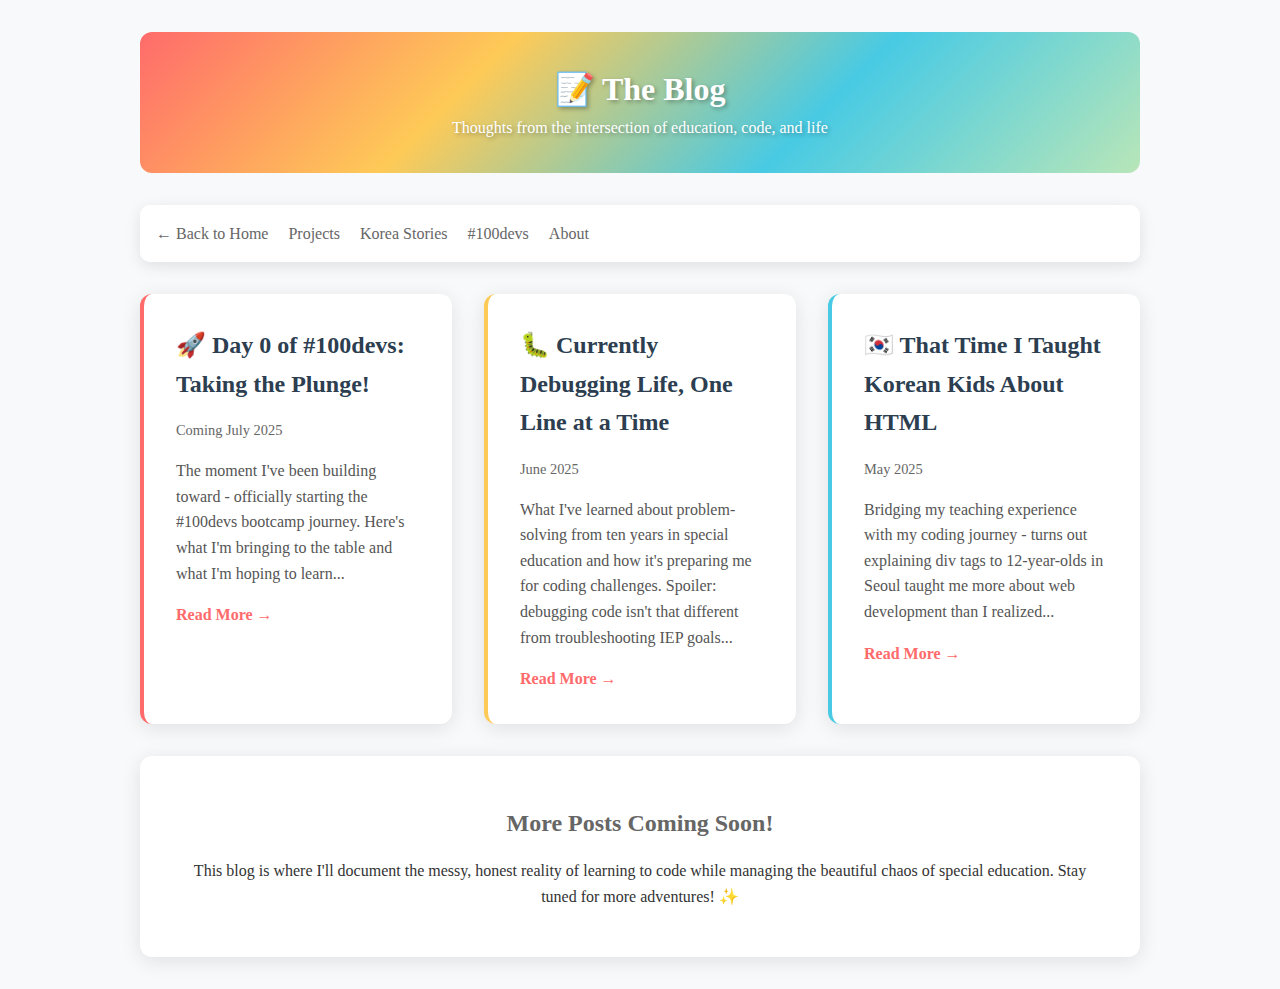
<file: index.html>
<!DOCTYPE html>
<html lang="en">
<head>
    <meta charset="UTF-8">
    <meta name="viewport" content="width=device-width, initial-scale=1.0">
    <title>Blog - Felicia's Code & Chronicles</title>
    <style>
        * {
            margin: 0;
            padding: 0;
            box-sizing: border-box;
        }

        body {
            font-family: 'Georgia', serif;
            line-height: 1.6;
            color: #333;
            background: #f8f9fa;
            min-height: 100vh;
            padding: 2rem 1rem;
        }

        .container {
            max-width: 1000px;
            margin: 0 auto;
        }

        .header {
            background: linear-gradient(135deg, #ff6b6b, #feca57, #48cae4, #b8e6b8);
            padding: 2rem;
            border-radius: 12px;
            text-align: center;
            margin-bottom: 2rem;
            color: white;
            text-shadow: 2px 2px 4px rgba(0, 0, 0, 0.3);
        }

        .nav {
            background: rgba(255, 255, 255, 0.95);
            padding: 1rem;
            border-radius: 10px;
            margin-bottom: 2rem;
            box-shadow: 0 4px 15px rgba(0, 0, 0, 0.1);
        }

        .nav a {
            color: #666;
            text-decoration: none;
            margin-right: 1rem;
            font-weight: 500;
        }

        .nav a:hover {
            color: #ff6b6b;
        }

        .blog-grid {
            display: grid;
            grid-template-columns: repeat(auto-fit, minmax(300px, 1fr));
            gap: 2rem;
            margin-bottom: 2rem;
        }

        .blog-post {
            background: white;
            border-radius: 12px;
            padding: 2rem;
            box-shadow: 0 4px 20px rgba(0, 0, 0, 0.1);
            border-left: 4px solid;
            transition: transform 0.2s ease;
        }

        .blog-post:nth-child(1) { border-left-color: #ff6b6b; }
        .blog-post:nth-child(2) { border-left-color: #feca57; }
        .blog-post:nth-child(3) { border-left-color: #48cae4; }
        .blog-post:nth-child(4) { border-left-color: #b8e6b8; }

        .blog-post:hover {
            transform: translateY(-5px);
        }

        .blog-post h3 {
            font-size: 1.5rem;
            margin-bottom: 1rem;
            color: #2c3e50;
        }

        .blog-post .date {
            color: #666;
            font-size: 0.9rem;
            margin-bottom: 1rem;
        }

        .blog-post p {
            color: #555;
            margin-bottom: 1rem;
        }

        .read-more {
            color: #ff6b6b;
            text-decoration: none;
            font-weight: 600;
        }

        .read-more:hover {
            text-decoration: underline;
        }

        .coming-soon {
            text-align: center;
            padding: 3rem;
            background: white;
            border-radius: 12px;
            box-shadow: 0 4px 20px rgba(0, 0, 0, 0.1);
            margin-top: 2rem;
        }

        .coming-soon h2 {
            color: #666;
            margin-bottom: 1rem;
        }

        @media (max-width: 768px) {
            body {
                padding: 1rem 0.5rem;
            }
            
            .header {
                padding: 1.5rem;
            }
            
            .blog-grid {
                grid-template-columns: 1fr;
            }
        }
    </style>
</head>
<body>
    <div class="container">
        <div class="header">
            <h1>📝 The Blog</h1>
            <p>Thoughts from the intersection of education, code, and life</p>
        </div>

        <nav class="nav">
            <a href="../index.html">← Back to Home</a>
            <a href="../projects/index.html">Projects</a>
            <a href="../korea-stories/index.html">Korea Stories</a>
            <a href="../100devs/index.html">#100devs</a>
            <a href="../about.html">About</a>
        </nav>

        <div class="blog-grid">
            <article class="blog-post">
                <h3>🚀 Day 0 of #100devs: Taking the Plunge!</h3>
                <div class="date">Coming July 2025</div>
                <p>The moment I've been building toward - officially starting the #100devs bootcamp journey. Here's what I'm bringing to the table and what I'm hoping to learn...</p>
                <a href="day-0-100devs.html" class="read-more">Read More →</a>
            </article>

            <article class="blog-post">
                <h3>🐛 Currently Debugging Life, One Line at a Time</h3>
                <div class="date">June 2025</div>
                <p>What I've learned about problem-solving from ten years in special education and how it's preparing me for coding challenges. Spoiler: debugging code isn't that different from troubleshooting IEP goals...</p>
                <a href="debugging-life.html" class="read-more">Read More →</a>
            </article>

            <article class="blog-post">
                <h3>🇰🇷 That Time I Taught Korean Kids About HTML</h3>
                <div class="date">May 2025</div>
                <p>Bridging my teaching experience with my coding journey - turns out explaining div tags to 12-year-olds in Seoul taught me more about web development than I realized...</p>
                <a href="korea-coding-stories.html" class="read-more">Read More →</a>
            </article>
        </div>

        <div class="coming-soon">
            <h2>More Posts Coming Soon!</h2>
            <p>This blog is where I'll document the messy, honest reality of learning to code while managing the beautiful chaos of special education. Stay tuned for more adventures! ✨</p>
        </div>
    </div>
</body>
</html>
</file>
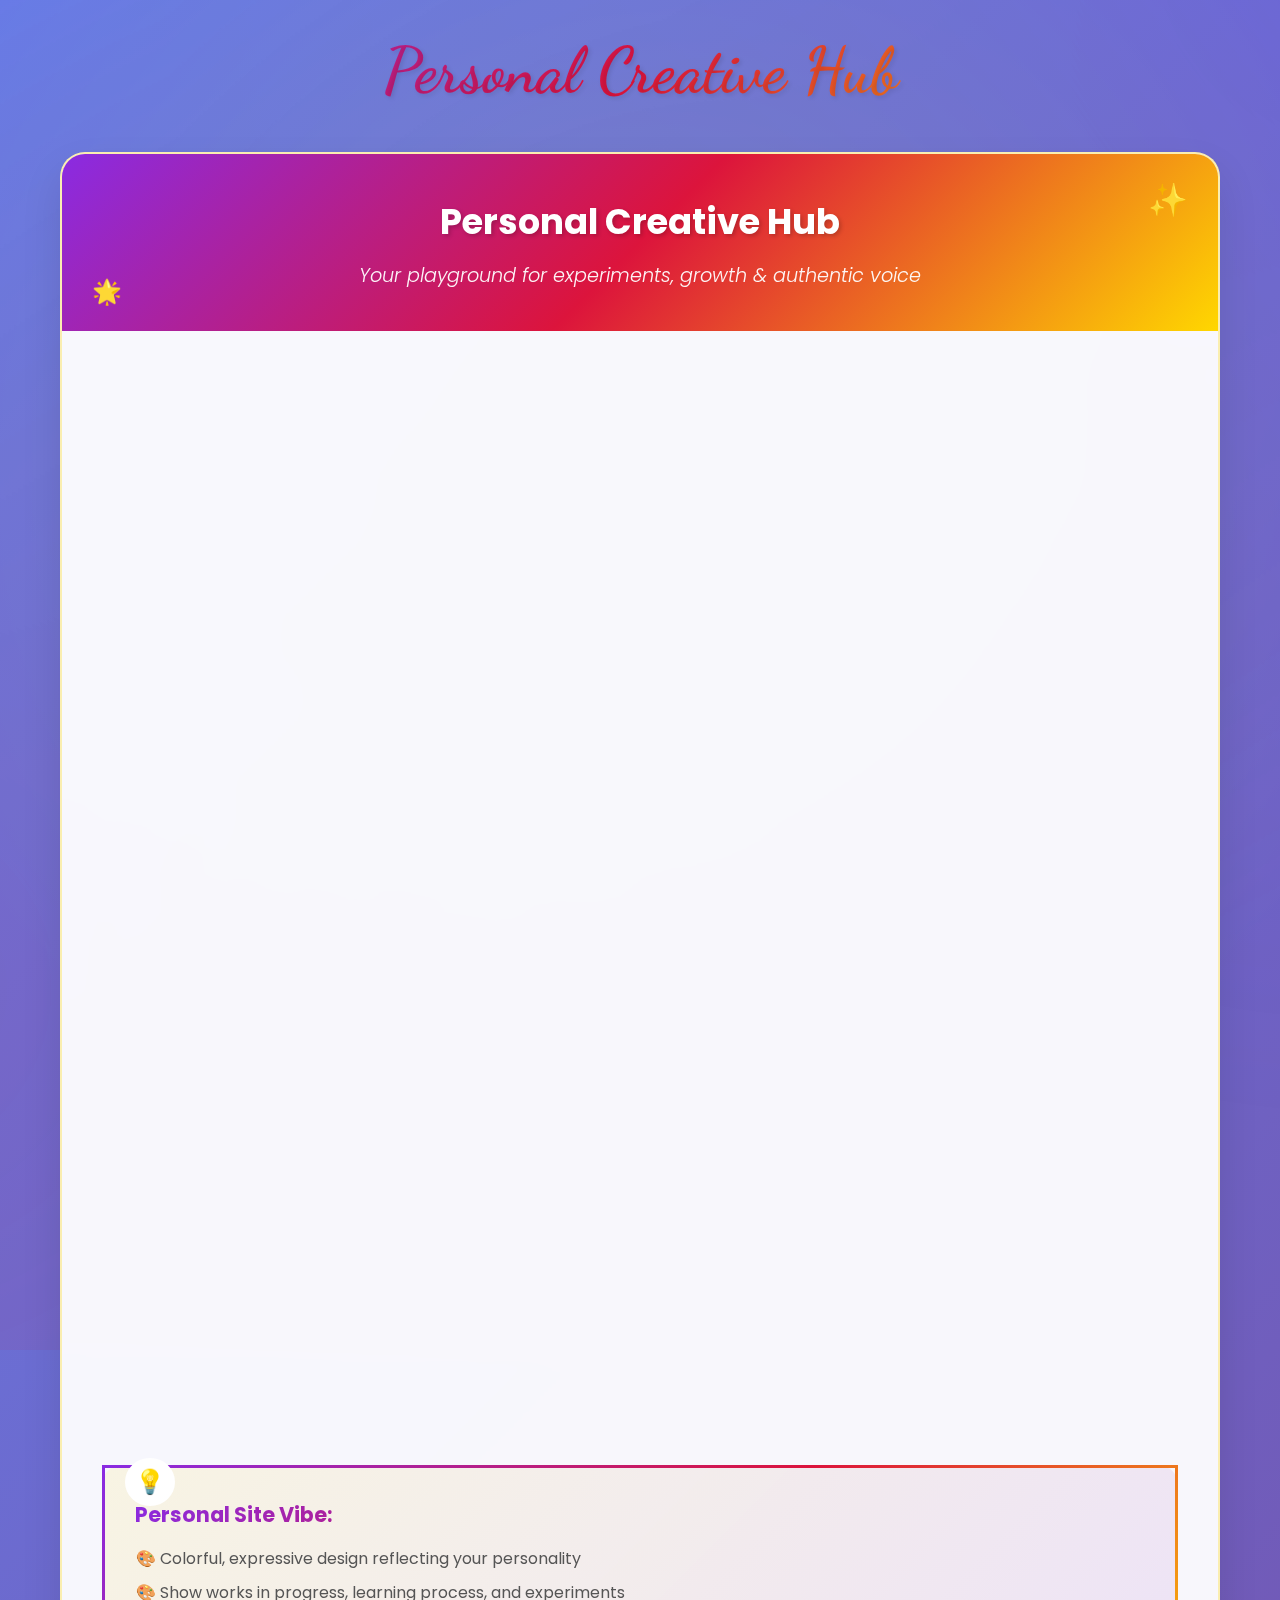
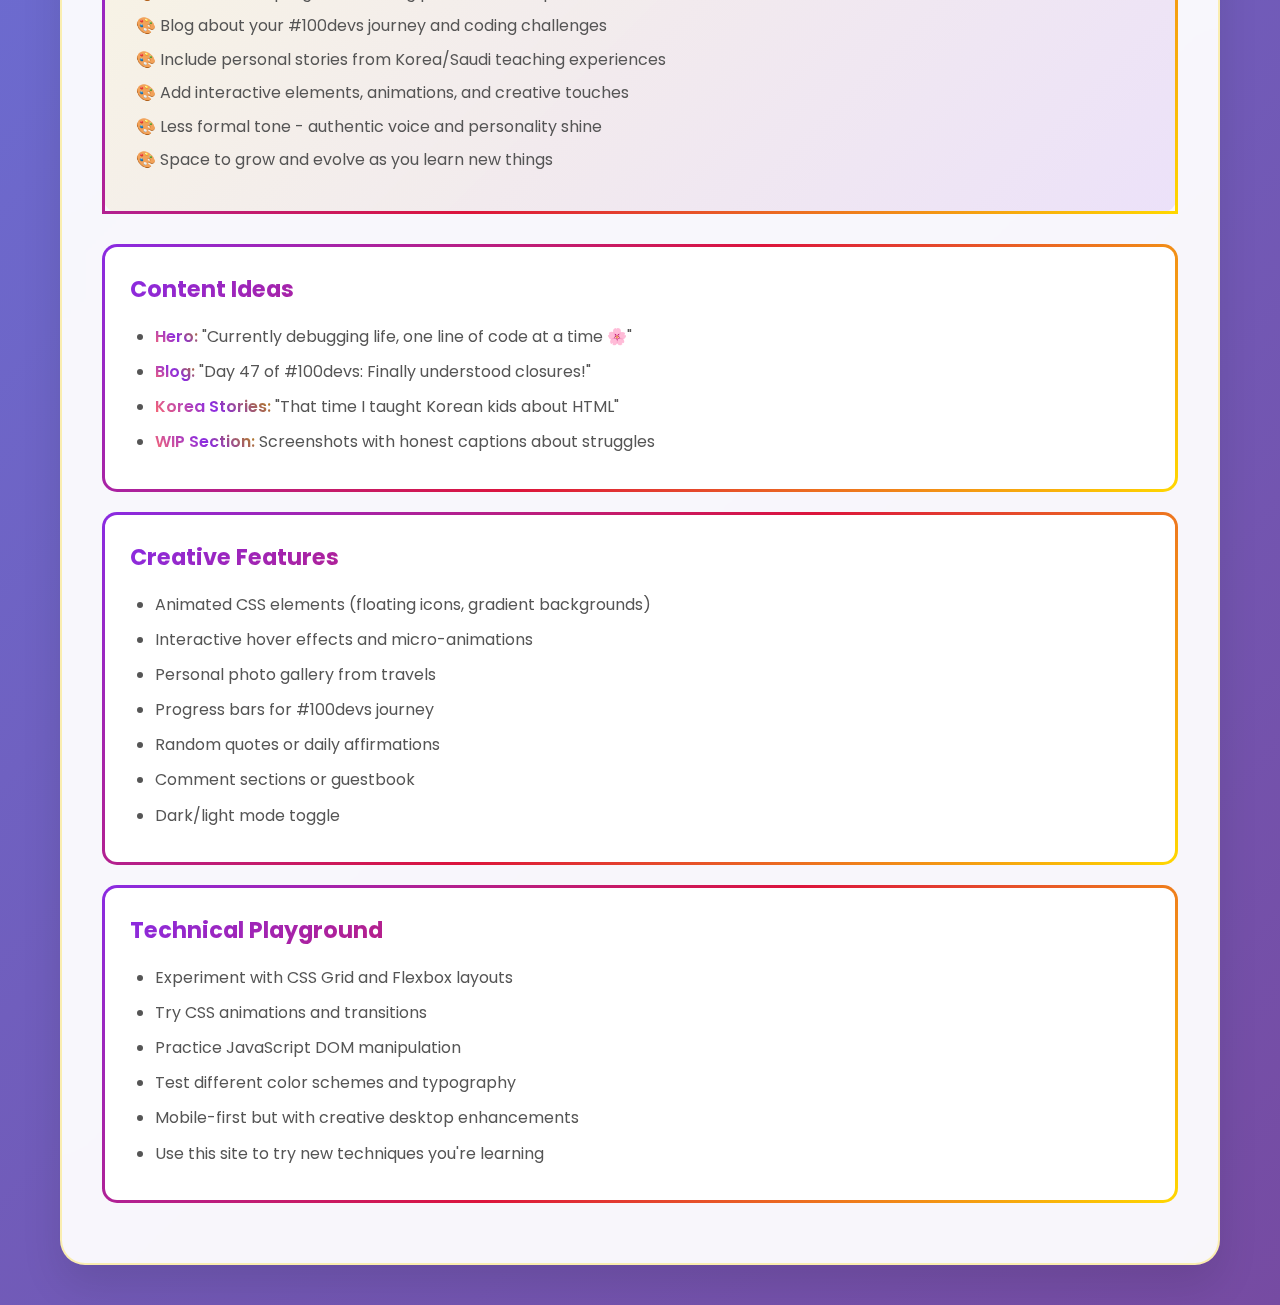
<file: 1index.html>
<!DOCTYPE html>
<html lang="en">
<head>
    <meta charset="UTF-8">
    <meta name="viewport" content="width=device-width, initial-scale=1.0">
    <title>Personal Creative Hub</title>
    <link href="https://fonts.googleapis.com/css2?family=Poppins:wght@300;400;600;700;800&family=Dancing+Script:wght@400;700&display=swap" rel="stylesheet">
    <style>
        * {
            margin: 0;
            padding: 0;
            box-sizing: border-box;
        }
        
        :root {
            --gold: #FFD700;
            --deep-gold: #B8860B;
            --purple: #8A2BE2;
            --deep-purple: #4B0082;
            --red: #DC143C;
            --coral-red: #FF6B6B;
            --dark-bg: #1a1a2e;
            --gradient-1: linear-gradient(135deg, var(--purple) 0%, var(--red) 50%, var(--gold) 100%);
            --gradient-2: linear-gradient(45deg, var(--coral-red) 0%, var(--purple) 50%, var(--deep-gold) 100%);
            --gradient-3: linear-gradient(225deg, var(--gold) 0%, var(--purple) 50%, var(--red) 100%);
        }
        
        body {
            font-family: 'Poppins', sans-serif;
            line-height: 1.6;
            color: #333;
            background: linear-gradient(135deg, #667eea 0%, #764ba2 100%);
            min-height: 100vh;
            overflow-x: hidden;
        }
        
        /* Floating background elements */
        body::before {
            content: '';
            position: fixed;
            top: -50%;
            left: -50%;
            width: 200%;
            height: 200%;
            background: radial-gradient(circle, var(--gold) 0%, transparent 50%),
                        radial-gradient(circle at 80% 20%, var(--purple) 0%, transparent 50%),
                        radial-gradient(circle at 20% 80%, var(--red) 0%, transparent 50%);
            opacity: 0.1;
            animation: float 20s ease-in-out infinite;
            pointer-events: none;
            z-index: -1;
        }
        
        @keyframes float {
            0%, 100% { transform: translate(0, 0) rotate(0deg); }
            33% { transform: translate(30px, -30px) rotate(120deg); }
            66% { transform: translate(-20px, 20px) rotate(240deg); }
        }
        
        .container {
            max-width: 1200px;
            margin: 0 auto;
            padding: 20px;
            position: relative;
            z-index: 1;
        }
        
        h1 {
            text-align: center;
            background: var(--gradient-1);
            -webkit-background-clip: text;
            -webkit-text-fill-color: transparent;
            background-clip: text;
            margin-bottom: 30px;
            font-size: clamp(2.5rem, 5vw, 4rem);
            font-weight: 800;
            font-family: 'Dancing Script', cursive;
            animation: sparkle 3s ease-in-out infinite;
            text-shadow: 2px 2px 4px rgba(0,0,0,0.1);
        }
        
        @keyframes sparkle {
            0%, 100% { filter: brightness(1) hue-rotate(0deg); }
            50% { filter: brightness(1.2) hue-rotate(30deg); }
        }
        
        .wireframe-section {
            background: rgba(255, 255, 255, 0.95);
            margin: 20px 0;
            border-radius: 25px;
            box-shadow: 0 20px 40px rgba(0,0,0,0.1);
            overflow: hidden;
            backdrop-filter: blur(10px);
            border: 2px solid rgba(255, 215, 0, 0.3);
            transition: transform 0.3s ease, box-shadow 0.3s ease;
        }
        
        .wireframe-section:hover {
            transform: translateY(-5px);
            box-shadow: 0 25px 50px rgba(0,0,0,0.15);
        }
        
        .section-header {
            background: var(--gradient-1);
            color: white;
            padding: 40px 25px;
            text-align: center;
            position: relative;
            overflow: hidden;
        }
        
        .section-header::before {
            content: '✨';
            position: absolute;
            top: 20px;
            right: 30px;
            font-size: 2rem;
            animation: twinkle 2s ease-in-out infinite;
        }
        
        .section-header::after {
            content: '🌟';
            position: absolute;
            bottom: 20px;
            left: 30px;
            font-size: 1.5rem;
            animation: twinkle 2s ease-in-out infinite 1s;
        }
        
        @keyframes twinkle {
            0%, 100% { opacity: 0.7; transform: scale(1); }
            50% { opacity: 1; transform: scale(1.1); }
        }
        
        .section-header h2 {
            font-size: 2.2rem;
            margin-bottom: 10px;
            font-weight: 700;
            text-shadow: 2px 2px 4px rgba(0,0,0,0.2);
        }
        
        .section-header p {
            opacity: 0.95;
            font-size: 1.2rem;
            font-weight: 300;
            font-style: italic;
        }
        
        .wireframe-content {
            padding: 40px;
        }
        
        .layout-visual {
            display: grid;
            gap: 20px;
            margin: 30px 0;
        }
        
        .layout-block {
            padding: 30px;
            text-align: center;
            border-radius: 15px;
            font-weight: 600;
            font-size: 1.1rem;
            position: relative;
            transition: all 0.3s ease;
            cursor: pointer;
            overflow: hidden;
        }
        
        .layout-block::before {
            content: '';
            position: absolute;
            top: 0;
            left: -100%;
            width: 100%;
            height: 100%;
            background: linear-gradient(90deg, transparent, rgba(255,255,255,0.3), transparent);
            transition: left 0.6s ease;
        }
        
        .layout-block:hover::before {
            left: 100%;
        }
        
        .layout-block:hover {
            transform: scale(1.02);
            box-shadow: 0 15px 30px rgba(0,0,0,0.2);
        }
        
        .layout-block small {
            display: block;
            margin-top: 10px;
            font-weight: 400;
            opacity: 0.8;
            font-size: 0.9rem;
        }
        
        .nav-block {
            background: linear-gradient(135deg, var(--gold) 0%, var(--deep-gold) 100%);
            color: var(--dark-bg);
            box-shadow: 0 10px 25px rgba(255, 215, 0, 0.3);
        }
        
        .hero-block {
            background: var(--gradient-2);
            color: white;
            min-height: 140px;
            box-shadow: 0 15px 30px rgba(255, 107, 107, 0.3);
            display: flex;
            flex-direction: column;
            justify-content: center;
            position: relative;
        }
        
        .hero-block::after {
            content: '💫';
            position: absolute;
            top: 15px;
            right: 20px;
            font-size: 2rem;
            animation: pulse 1.5s ease-in-out infinite;
        }
        
        @keyframes pulse {
            0%, 100% { opacity: 0.7; transform: scale(1); }
            50% { opacity: 1; transform: scale(1.1); }
        }
        
        .content-block {
            background: linear-gradient(135deg, var(--coral-red) 0%, var(--red) 100%);
            color: white;
            box-shadow: 0 10px 25px rgba(220, 20, 60, 0.3);
        }
        
        .sidebar-block {
            background: linear-gradient(135deg, var(--purple) 0%, var(--deep-purple) 100%);
            color: white;
            box-shadow: 0 10px 25px rgba(138, 43, 226, 0.3);
        }
        
        .blog-block {
            background: var(--gradient-3);
            color: white;
            box-shadow: 0 10px 25px rgba(138, 43, 226, 0.2);
        }
        
        .footer-block {
            background: linear-gradient(135deg, var(--deep-purple) 0%, var(--dark-bg) 100%);
            color: var(--gold);
            box-shadow: 0 10px 25px rgba(26, 26, 46, 0.4);
        }
        
        .two-col {
            display: grid;
            grid-template-columns: 2fr 1fr;
            gap: 20px;
        }
        
        .notes {
            background: linear-gradient(135deg, rgba(255, 215, 0, 0.1), rgba(138, 43, 226, 0.1));
            border: 3px solid;
            border-image: var(--gradient-1) 1;
            border-radius: 20px;
            padding: 30px;
            margin: 30px 0;
            position: relative;
        }
        
        .notes::before {
            content: '💡';
            position: absolute;
            top: -10px;
            left: 20px;
            background: white;
            padding: 5px 10px;
            border-radius: 50%;
            font-size: 1.5rem;
        }
        
        .notes h4 {
            background: var(--gradient-1);
            -webkit-background-clip: text;
            -webkit-text-fill-color: transparent;
            background-clip: text;
            margin-bottom: 15px;
            font-size: 1.3rem;
            font-weight: 700;
        }
        
        .notes ul {
            margin-left: 25px;
        }
        
        .notes li {
            color: #555;
            margin: 8px 0;
            position: relative;
        }
        
        .notes li::marker {
            content: '🎨 ';
        }
        
        .wireframe-box {
            border: 3px solid transparent;
            background: linear-gradient(white, white) padding-box, var(--gradient-1) border-box;
            border-radius: 15px;
            padding: 25px;
            margin: 20px 0;
            transition: all 0.3s ease;
        }
        
        .wireframe-box:hover {
            transform: translateY(-3px);
            box-shadow: 0 15px 30px rgba(0,0,0,0.1);
        }
        
        .wireframe-box h3 {
            background: var(--gradient-1);
            -webkit-background-clip: text;
            -webkit-text-fill-color: transparent;
            background-clip: text;
            margin-bottom: 15px;
            font-size: 1.4rem;
            font-weight: 700;
        }
        
        .wireframe-box ul {
            margin-left: 25px;
        }
        
        .wireframe-box li {
            margin: 8px 0;
            color: #555;
            line-height: 1.7;
        }
        
        .wireframe-box li strong {
            background: var(--gradient-2);
            -webkit-background-clip: text;
            -webkit-text-fill-color: transparent;
            background-clip: text;
            font-weight: 600;
        }
        
        /* Fun scroll animations */
        .layout-block {
            opacity: 0;
            transform: translateY(30px);
            animation: slideUp 0.6s ease forwards;
        }
        
        .layout-block:nth-child(1) { animation-delay: 0.1s; }
        .layout-block:nth-child(2) { animation-delay: 0.2s; }
        .layout-block:nth-child(3) { animation-delay: 0.3s; }
        .layout-block:nth-child(4) { animation-delay: 0.4s; }
        .layout-block:nth-child(5) { animation-delay: 0.5s; }
        .layout-block:nth-child(6) { animation-delay: 0.6s; }
        
        @keyframes slideUp {
            to {
                opacity: 1;
                transform: translateY(0);
            }
        }
        
        /* Mobile responsiveness */
        @media (max-width: 768px) {
            .two-col {
                grid-template-columns: 1fr;
            }
            
            .container {
                padding: 15px;
            }
            
            .wireframe-content {
                padding: 25px;
            }
            
            .section-header {
                padding: 30px 20px;
            }
            
            .layout-block {
                padding: 25px;
                font-size: 1rem;
            }
        }
        
        /* Extra playful touches */
        .hero-block {
            position: relative;
            overflow: hidden;
        }
        
        .hero-block::before {
            content: '';
            position: absolute;
            top: -50%;
            left: -50%;
            width: 200%;
            height: 200%;
            background: radial-gradient(circle, rgba(255,255,255,0.1) 0%, transparent 70%);
            animation: rotate 10s linear infinite;
            pointer-events: none;
        }
        
        @keyframes rotate {
            0% { transform: rotate(0deg); }
            100% { transform: rotate(360deg); }
        }
    </style>
</head>
<body>
    <div class="container">
        <h1>Personal Creative Hub</h1>
        
        <div class="wireframe-section">
            <div class="section-header">
                <h2>Personal Creative Hub</h2>
                <p>Your playground for experiments, growth & authentic voice</p>
            </div>
            
            <div class="wireframe-content">
                <div class="layout-visual">
                    <div class="layout-block nav-block">
                        CREATIVE HEADER & NAVIGATION
                        <small>Home | Blog | Projects | Korea Stories | About | #100devs Journey</small>
                    </div>
                    
                    <div class="layout-block hero-block">
                        ANIMATED HERO SECTION
                        <small>Fun tagline | Personal photo | Animated elements | "Currently learning..."</small>
                    </div>
                    
                    <div class="two-col">
                        <div class="layout-block blog-block">
                            LATEST BLOG POSTS
                            <small>#100devs updates | Coding breakthroughs | Travel memories</small>
                        </div>
                        <div class="layout-block sidebar-block">
                            PERSONAL SIDEBAR
                            <small>Current mood | Now playing | Fun facts | Social links</small>
                        </div>
                    </div>
                    
                    <div class="layout-block content-block">
                        WORK IN PROGRESS SHOWCASE
                        <small>"What I'm building now" | Screenshots | Code snippets | Process</small>
                    </div>
                    
                    <div class="two-col">
                        <div class="layout-block content-block">
                            KOREA CHRONICLES
                            <small>Teaching stories | Food adventures | Cultural moments | Photos</small>
                        </div>
                        <div class="layout-block content-block">
                            CODING JOURNEY
                            <small>#100devs milestones | Challenges & wins | Learning resources</small>
                        </div>
                    </div>
                    
                    <div class="layout-block content-block">
                        CREATIVE EXPERIMENTS
                        <small>CSS art | JavaScript toys | Design challenges | Failed attempts</small>
                    </div>
                    
                    <div class="layout-block footer-block">
                        CREATIVE FOOTER
                        <small>"Always a work in progress" | Personal social links | Random quote</small>
                    </div>
                </div>
                
                <div class="notes">
                    <h4>Personal Site Vibe:</h4>
                    <ul>
                        <li>Colorful, expressive design reflecting your personality</li>
                        <li>Show works in progress, learning process, and experiments</li>
                        <li>Blog about your #100devs journey and coding challenges</li>
                        <li>Include personal stories from Korea/Saudi teaching experiences</li>
                        <li>Add interactive elements, animations, and creative touches</li>
                        <li>Less formal tone - authentic voice and personality shine</li>
                        <li>Space to grow and evolve as you learn new things</li>
                    </ul>
                </div>
                
                <div class="wireframe-box">
                    <h3>Content Ideas</h3>
                    <ul>
                        <li><strong>Hero:</strong> "Currently debugging life, one line of code at a time 🌸"</li>
                        <li><strong>Blog:</strong> "Day 47 of #100devs: Finally understood closures!"</li>
                        <li><strong>Korea Stories:</strong> "That time I taught Korean kids about HTML"</li>
                        <li><strong>WIP Section:</strong> Screenshots with honest captions about struggles</li>
                    </ul>
                </div>
                
                <div class="wireframe-box">
                    <h3>Creative Features</h3>
                    <ul>
                        <li>Animated CSS elements (floating icons, gradient backgrounds)</li>
                        <li>Interactive hover effects and micro-animations</li>
                        <li>Personal photo gallery from travels</li>
                        <li>Progress bars for #100devs journey</li>
                        <li>Random quotes or daily affirmations</li>
                        <li>Comment sections or guestbook</li>
                        <li>Dark/light mode toggle</li>
                    </ul>
                </div>
                
                <div class="wireframe-box">
                    <h3>Technical Playground</h3>
                    <ul>
                        <li>Experiment with CSS Grid and Flexbox layouts</li>
                        <li>Try CSS animations and transitions</li>
                        <li>Practice JavaScript DOM manipulation</li>
                        <li>Test different color schemes and typography</li>
                        <li>Mobile-first but with creative desktop enhancements</li>
                        <li>Use this site to try new techniques you're learning</li>
                    </ul>
                </div>
            </div>
        </div>
    </div>
</body>
</html>
</file>
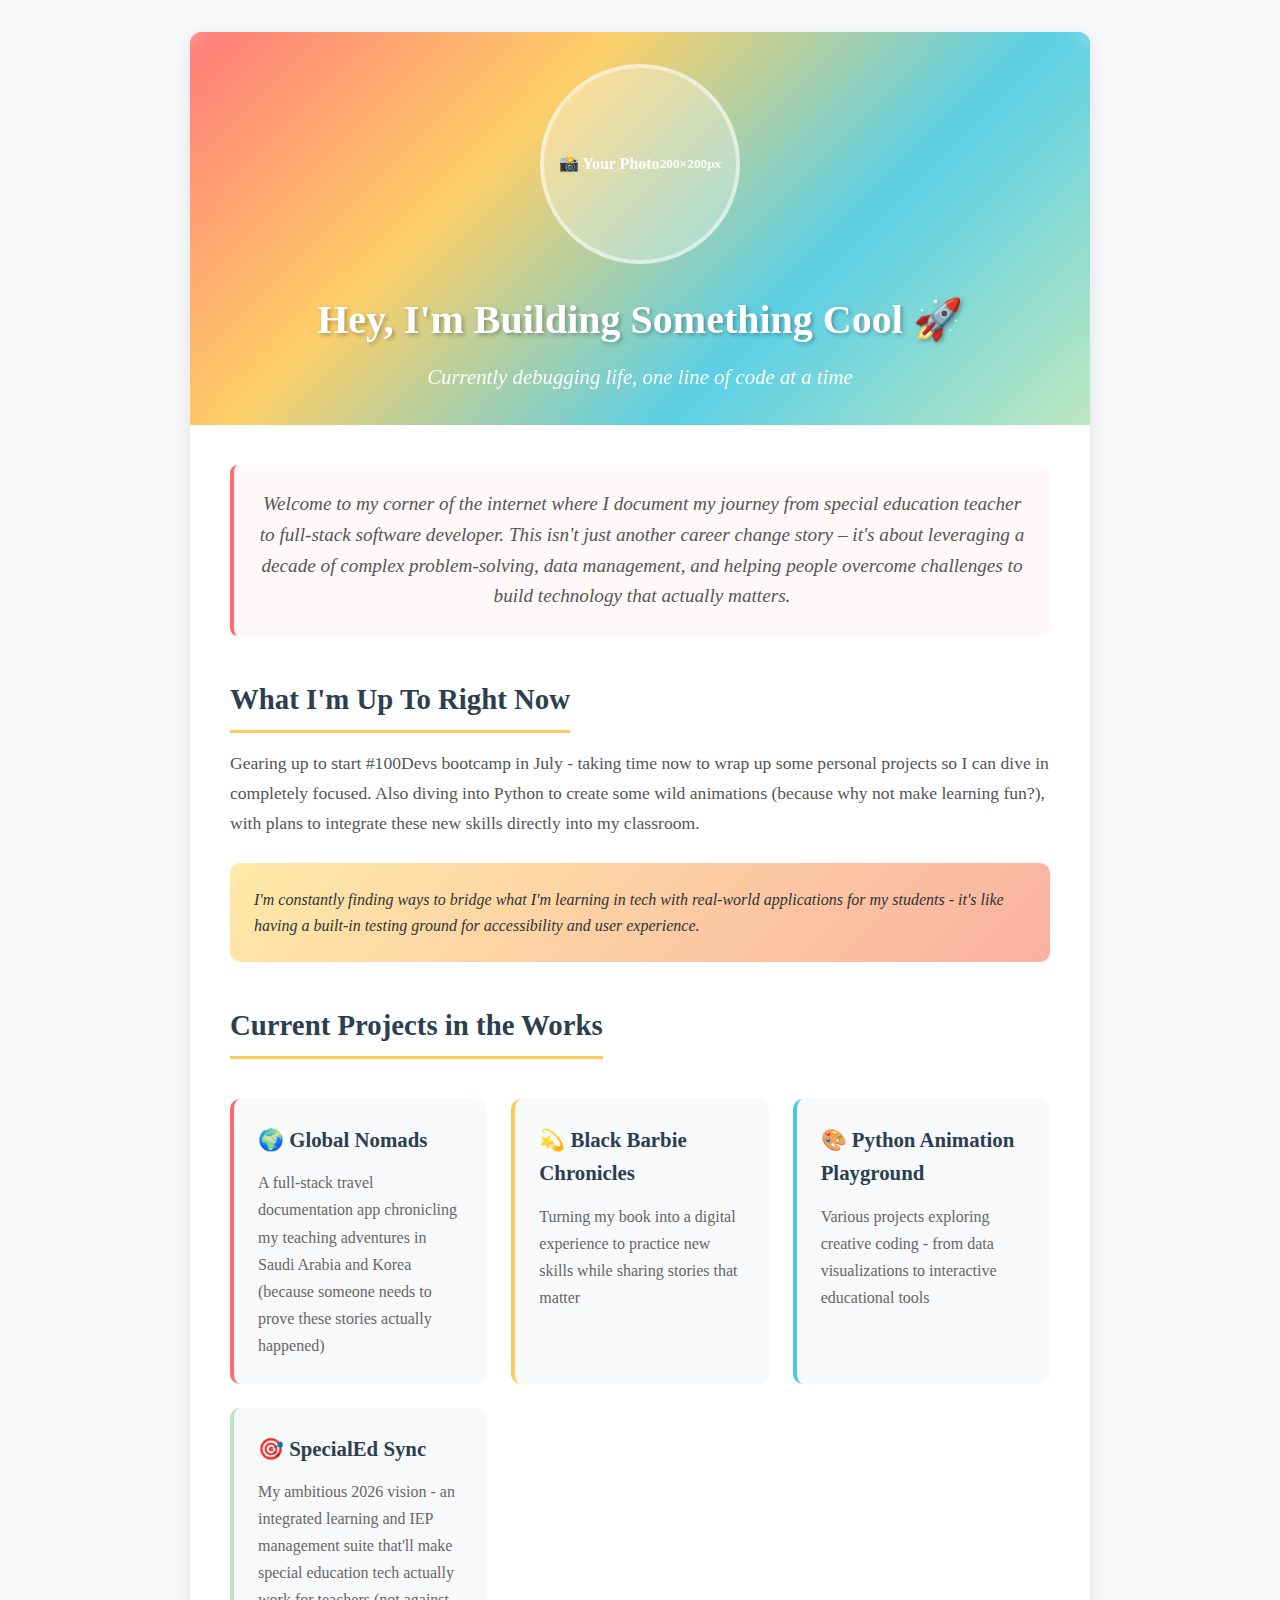
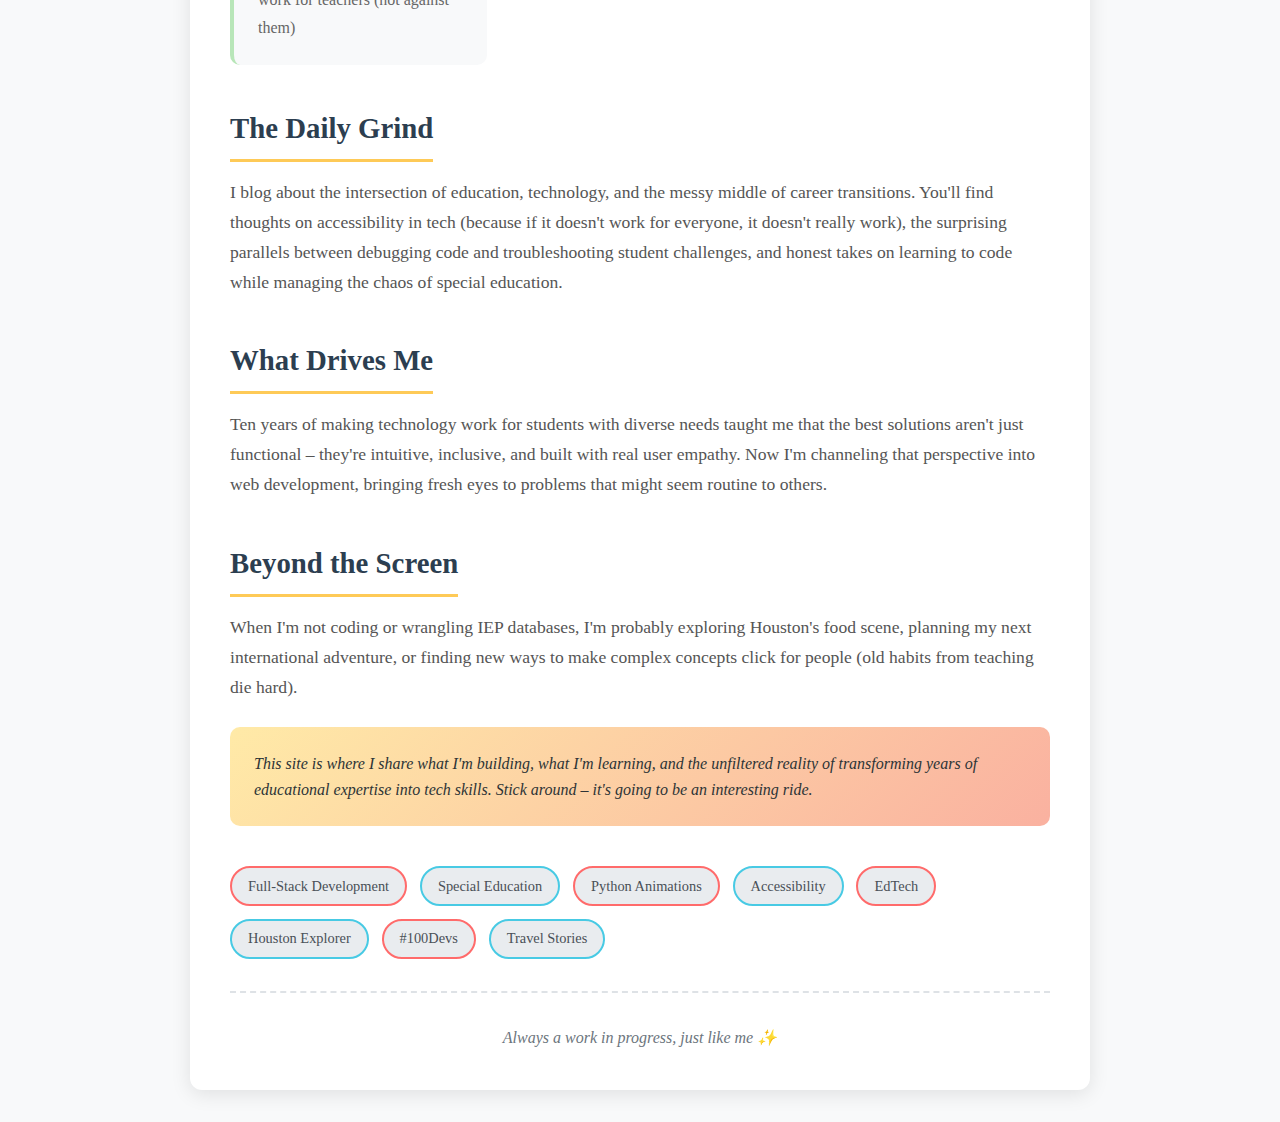
<file: about.html>
<!DOCTYPE html>
<html lang="en">
<head>
    <meta charset="UTF-8">
    <meta name="viewport" content="width=device-width, initial-scale=1.0">
    <title>About - Felicia's Code & Chronicles</title>
    <style>
        * {
            margin: 0;
            padding: 0;
            box-sizing: border-box;
        }

        body {
            font-family: 'Georgia', serif;
            line-height: 1.6;
            color: #333;
            background: #f8f9fa;
            min-height: 100vh;
            padding: 2rem 1rem;
        }

        .container {
            max-width: 900px;
            margin: 0 auto;
            background: white;
            border-radius: 12px;
            box-shadow: 0 4px 20px rgba(0, 0, 0, 0.1);
            overflow: hidden;
        }

        .header {
            background: linear-gradient(135deg, #ff6b6b, #feca57, #48cae4, #b8e6b8);
            padding: 2rem;
            text-align: center;
            position: relative;
        }

        .header::before {
            content: '';
            position: absolute;
            top: 0;
            left: 0;
            right: 0;
            bottom: 0;
            background: rgba(255, 255, 255, 0.1);
            backdrop-filter: blur(10px);
        }

        .header-content {
            position: relative;
            z-index: 1;
        }

        .profile-pic-placeholder {
            width: 200px;
            height: 200px;
            border-radius: 50%;
            background: rgba(255, 255, 255, 0.3);
            border: 4px solid rgba(255, 255, 255, 0.5);
            margin: 0 auto 1.5rem;
            display: flex;
            align-items: center;
            justify-content: center;
            font-size: 1rem;
            color: rgba(255, 255, 255, 0.9);
            text-align: center;
            font-weight: 600;
        }

        .header h1 {
            color: white;
            font-size: 2.5rem;
            margin-bottom: 0.5rem;
            text-shadow: 2px 2px 4px rgba(0, 0, 0, 0.3);
        }

        .header .tagline {
            color: rgba(255, 255, 255, 0.95);
            font-size: 1.3rem;
            font-style: italic;
        }

        .content {
            padding: 2.5rem;
        }

        .intro {
            font-size: 1.2rem;
            color: #555;
            margin-bottom: 2.5rem;
            text-align: center;
            font-style: italic;
            border-left: 4px solid #ff6b6b;
            padding-left: 1.5rem;
            background: #fff8f8;
            padding: 1.5rem;
            border-radius: 8px;
        }

        .section {
            margin-bottom: 2.5rem;
        }

        .section h2 {
            font-size: 1.8rem;
            color: #2c3e50;
            margin-bottom: 1rem;
            border-bottom: 3px solid #feca57;
            padding-bottom: 0.5rem;
            display: inline-block;
        }

        .section p {
            font-size: 1.1rem;
            color: #555;
            margin-bottom: 1.2rem;
            line-height: 1.7;
        }

        .projects {
            display: grid;
            grid-template-columns: repeat(auto-fit, minmax(250px, 1fr));
            gap: 1.5rem;
            margin-top: 1.5rem;
        }

        .project {
            background: #f8f9fa;
            padding: 1.5rem;
            border-radius: 10px;
            border-left: 4px solid;
            transition: transform 0.2s ease;
        }

        .project:nth-child(1) { border-left-color: #ff6b6b; }
        .project:nth-child(2) { border-left-color: #feca57; }
        .project:nth-child(3) { border-left-color: #48cae4; }
        .project:nth-child(4) { border-left-color: #b8e6b8; }

        .project:hover {
            transform: translateY(-3px);
            box-shadow: 0 4px 15px rgba(0, 0, 0, 0.1);
        }

        .project h3 {
            font-size: 1.3rem;
            margin-bottom: 0.8rem;
            color: #2c3e50;
        }

        .project p {
            font-size: 1rem;
            margin: 0;
            color: #666;
        }

        .highlight {
            background: linear-gradient(135deg, #ffeaa7, #fab1a0);
            padding: 1.5rem;
            border-radius: 10px;
            margin: 1.5rem 0;
            font-weight: 500;
            color: #2d3436;
            font-style: italic;
        }

        .skills {
            display: flex;
            flex-wrap: wrap;
            gap: 0.8rem;
            margin-top: 1.5rem;
        }

        .skill {
            background: #e9ecef;
            color: #495057;
            padding: 0.4rem 1rem;
            border-radius: 20px;
            font-size: 0.9rem;
            font-weight: 500;
            border: 2px solid transparent;
            transition: all 0.2s ease;
        }

        .skill:nth-child(odd) {
            border-color: #ff6b6b;
        }

        .skill:nth-child(even) {
            border-color: #48cae4;
        }

        .skill:hover {
            transform: scale(1.05);
            background: white;
        }

        .footer-note {
            text-align: center;
            margin-top: 2rem;
            padding-top: 2rem;
            border-top: 2px dashed #dee2e6;
            font-style: italic;
            color: #6c757d;
        }

        @media (max-width: 768px) {
            body {
                padding: 1rem 0.5rem;
            }
            
            .header {
                padding: 1.5rem;
            }
            
            .header h1 {
                font-size: 2rem;
            }
            
            .header .tagline {
                font-size: 1.1rem;
            }
            
            .profile-pic-placeholder {
                width: 150px;
                height: 150px;
            }
            
            .content {
                padding: 1.5rem;
            }
            
            .projects {
                grid-template-columns: 1fr;
            }
        }
    </style>
</head>
<body>
    <div class="container">
        <div class="header">
            <div class="header-content">
                <div class="profile-pic-placeholder">
                    <!-- Profile Image Placeholder -->
                    <!-- Recommended size: 200x200px -->
                    <!-- Replace with: -->
                    <!-- <img src="your-photo.jpg" alt="Felicia" style="width: 100%; height: 100%; object-fit: cover; border-radius: 50%;"> -->
                    📸 Your Photo<br>
                    <small>200×200px</small>
                </div>
                <h1>Hey, I'm Building Something Cool 🚀</h1>
                <div class="tagline">Currently debugging life, one line of code at a time</div>
            </div>
        </div>

        <div class="content">
            <div class="intro">
                Welcome to my corner of the internet where I document my journey from special education teacher to full-stack software developer. This isn't just another career change story – it's about leveraging a decade of complex problem-solving, data management, and helping people overcome challenges to build technology that actually matters.
            </div>

            <div class="section">
                <h2>What I'm Up To Right Now</h2>
                <p>
                    Gearing up to start #100Devs bootcamp in July - taking time now to wrap up some personal projects so I can dive in completely focused. Also diving into Python to create some wild animations (because why not make learning fun?), with plans to integrate these new skills directly into my classroom.
                </p>
                <div class="highlight">
                    I'm constantly finding ways to bridge what I'm learning in tech with real-world applications for my students - it's like having a built-in testing ground for accessibility and user experience.
                </div>
            </div>

            <div class="section">
                <h2>Current Projects in the Works</h2>
                <div class="projects">
                    <div class="project">
                        <h3>🌍 Global Nomads</h3>
                        <p>A full-stack travel documentation app chronicling my teaching adventures in Saudi Arabia and Korea (because someone needs to prove these stories actually happened)</p>
                    </div>
                    
                    <div class="project">
                        <h3>💫 Black Barbie Chronicles</h3>
                        <p>Turning my book into a digital experience to practice new skills while sharing stories that matter</p>
                    </div>
                    
                    <div class="project">
                        <h3>🎨 Python Animation Playground</h3>
                        <p>Various projects exploring creative coding - from data visualizations to interactive educational tools</p>
                    </div>
                    
                    <div class="project">
                        <h3>🎯 SpecialEd Sync</h3>
                        <p>My ambitious 2026 vision - an integrated learning and IEP management suite that'll make special education tech actually work for teachers (not against them)</p>
                    </div>
                </div>
            </div>

            <div class="section">
                <h2>The Daily Grind</h2>
                <p>
                    I blog about the intersection of education, technology, and the messy middle of career transitions. You'll find thoughts on accessibility in tech (because if it doesn't work for everyone, it doesn't really work), the surprising parallels between debugging code and troubleshooting student challenges, and honest takes on learning to code while managing the chaos of special education.
                </p>
            </div>

            <div class="section">
                <h2>What Drives Me</h2>
                <p>
                    Ten years of making technology work for students with diverse needs taught me that the best solutions aren't just functional – they're intuitive, inclusive, and built with real user empathy. Now I'm channeling that perspective into web development, bringing fresh eyes to problems that might seem routine to others.
                </p>
            </div>

            <div class="section">
                <h2>Beyond the Screen</h2>
                <p>
                    When I'm not coding or wrangling IEP databases, I'm probably exploring Houston's food scene, planning my next international adventure, or finding new ways to make complex concepts click for people (old habits from teaching die hard).
                </p>
                
                <div class="highlight">
                    This site is where I share what I'm building, what I'm learning, and the unfiltered reality of transforming years of educational expertise into tech skills. Stick around – it's going to be an interesting ride.
                </div>
            </div>

            <div class="skills">
                <span class="skill">Full-Stack Development</span>
                <span class="skill">Special Education</span>
                <span class="skill">Python Animations</span>
                <span class="skill">Accessibility</span>
                <span class="skill">EdTech</span>
                <span class="skill">Houston Explorer</span>
                <span class="skill">#100Devs</span>
                <span class="skill">Travel Stories</span>
            </div>

            <div class="footer-note">
                Always a work in progress, just like me ✨
            </div>
        </div>
    </div>
</body>
</html>
</file>
